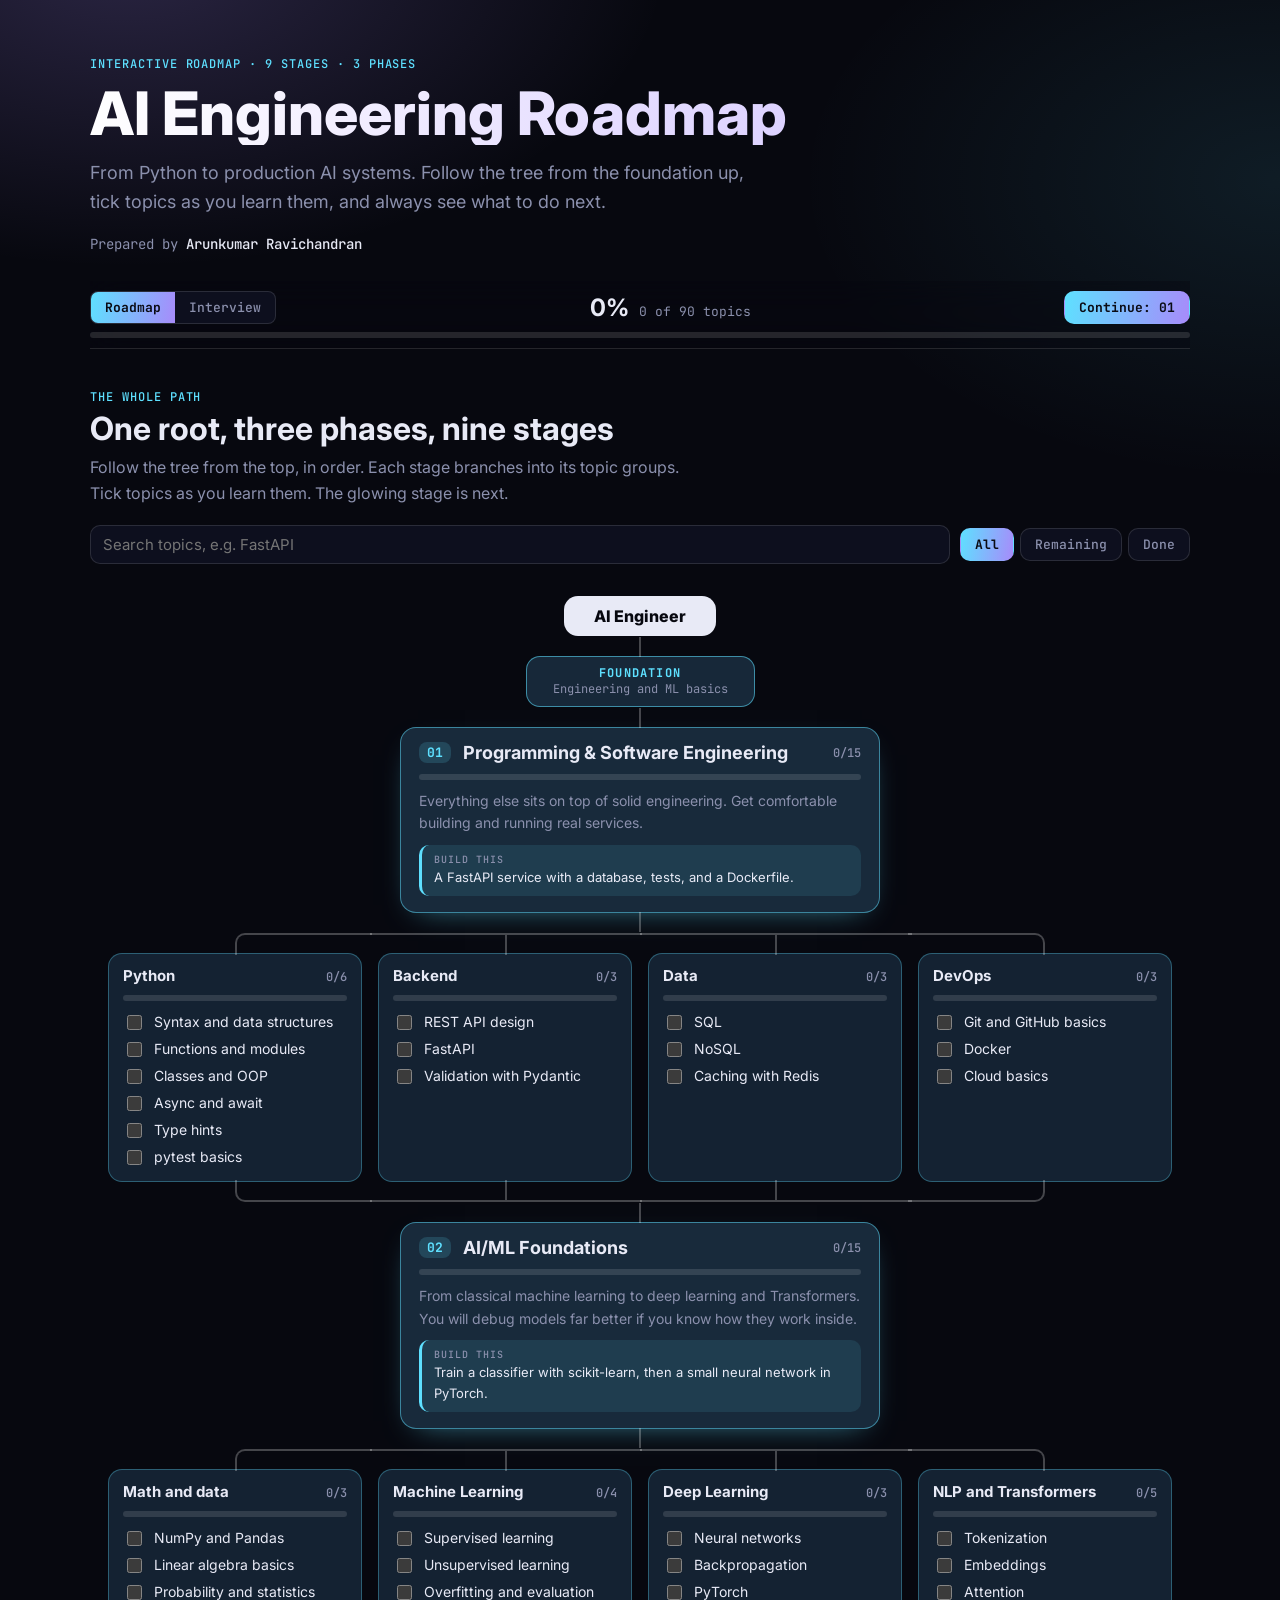
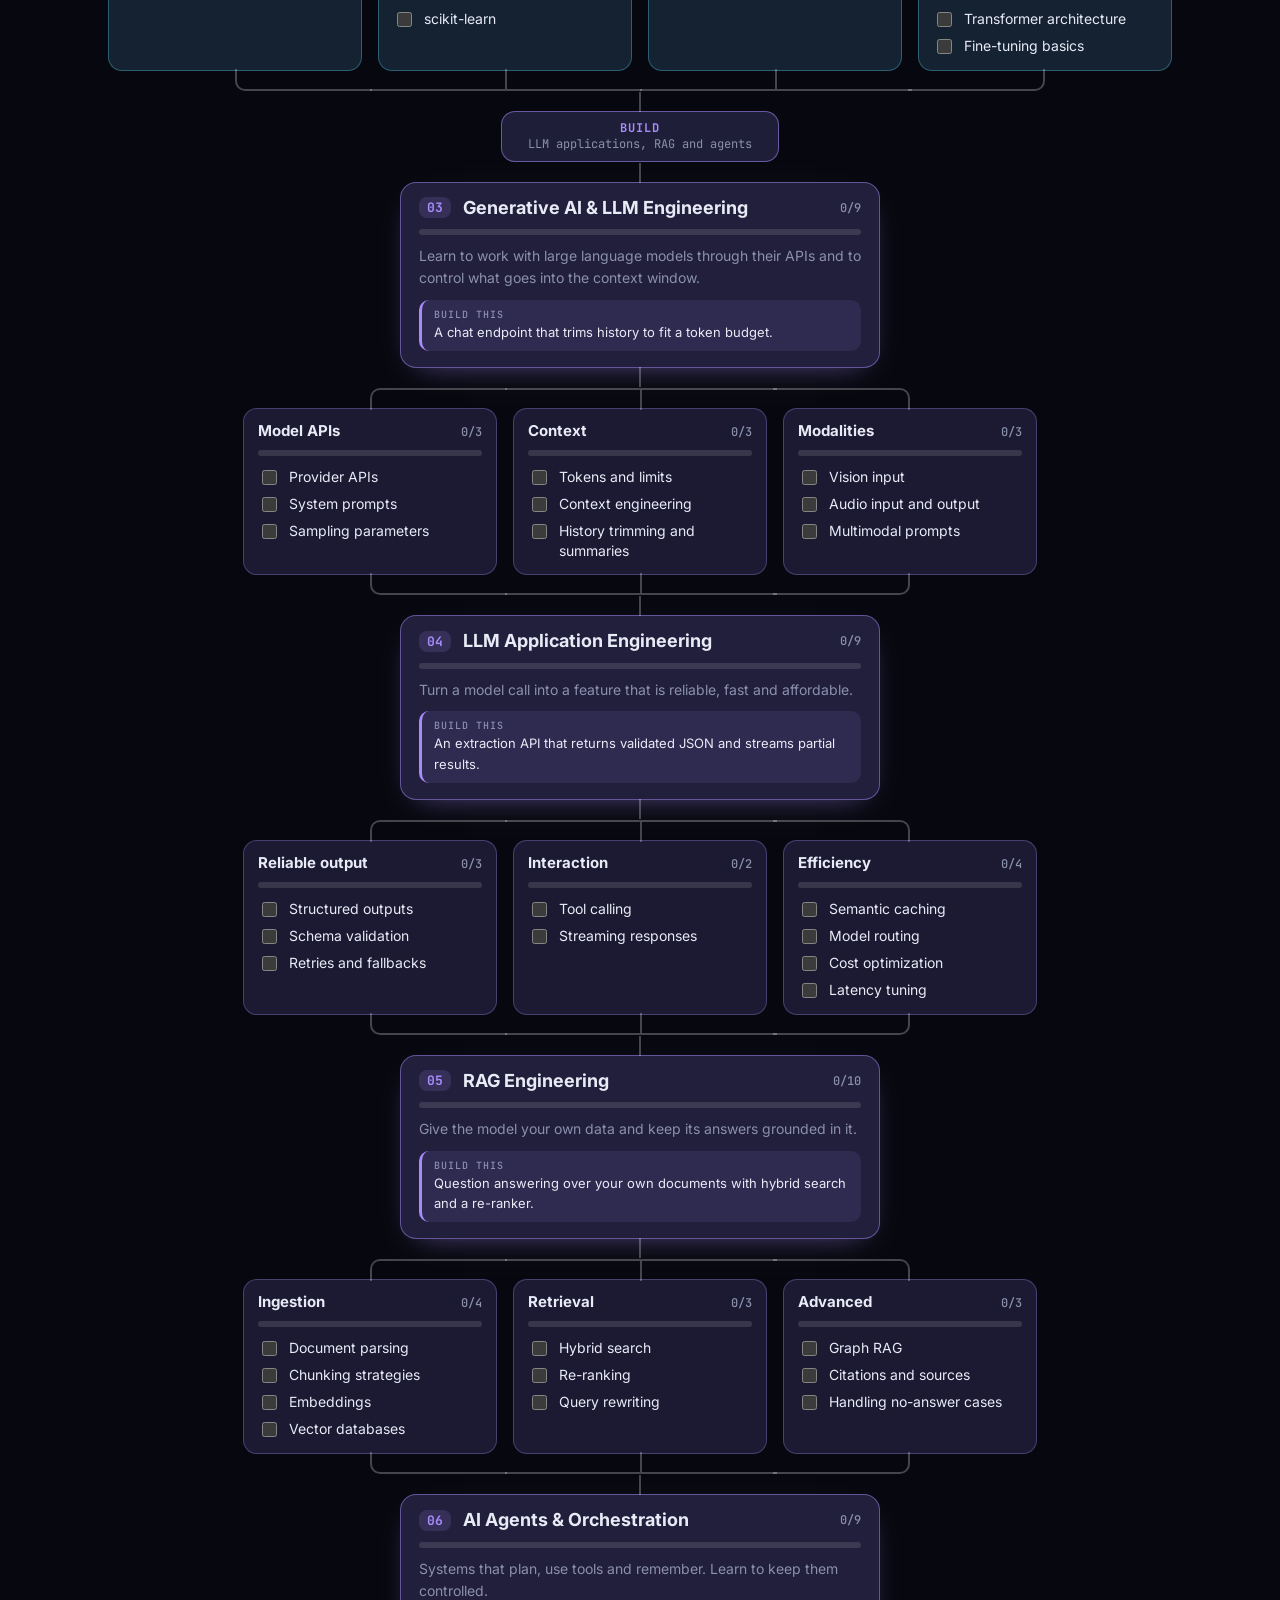
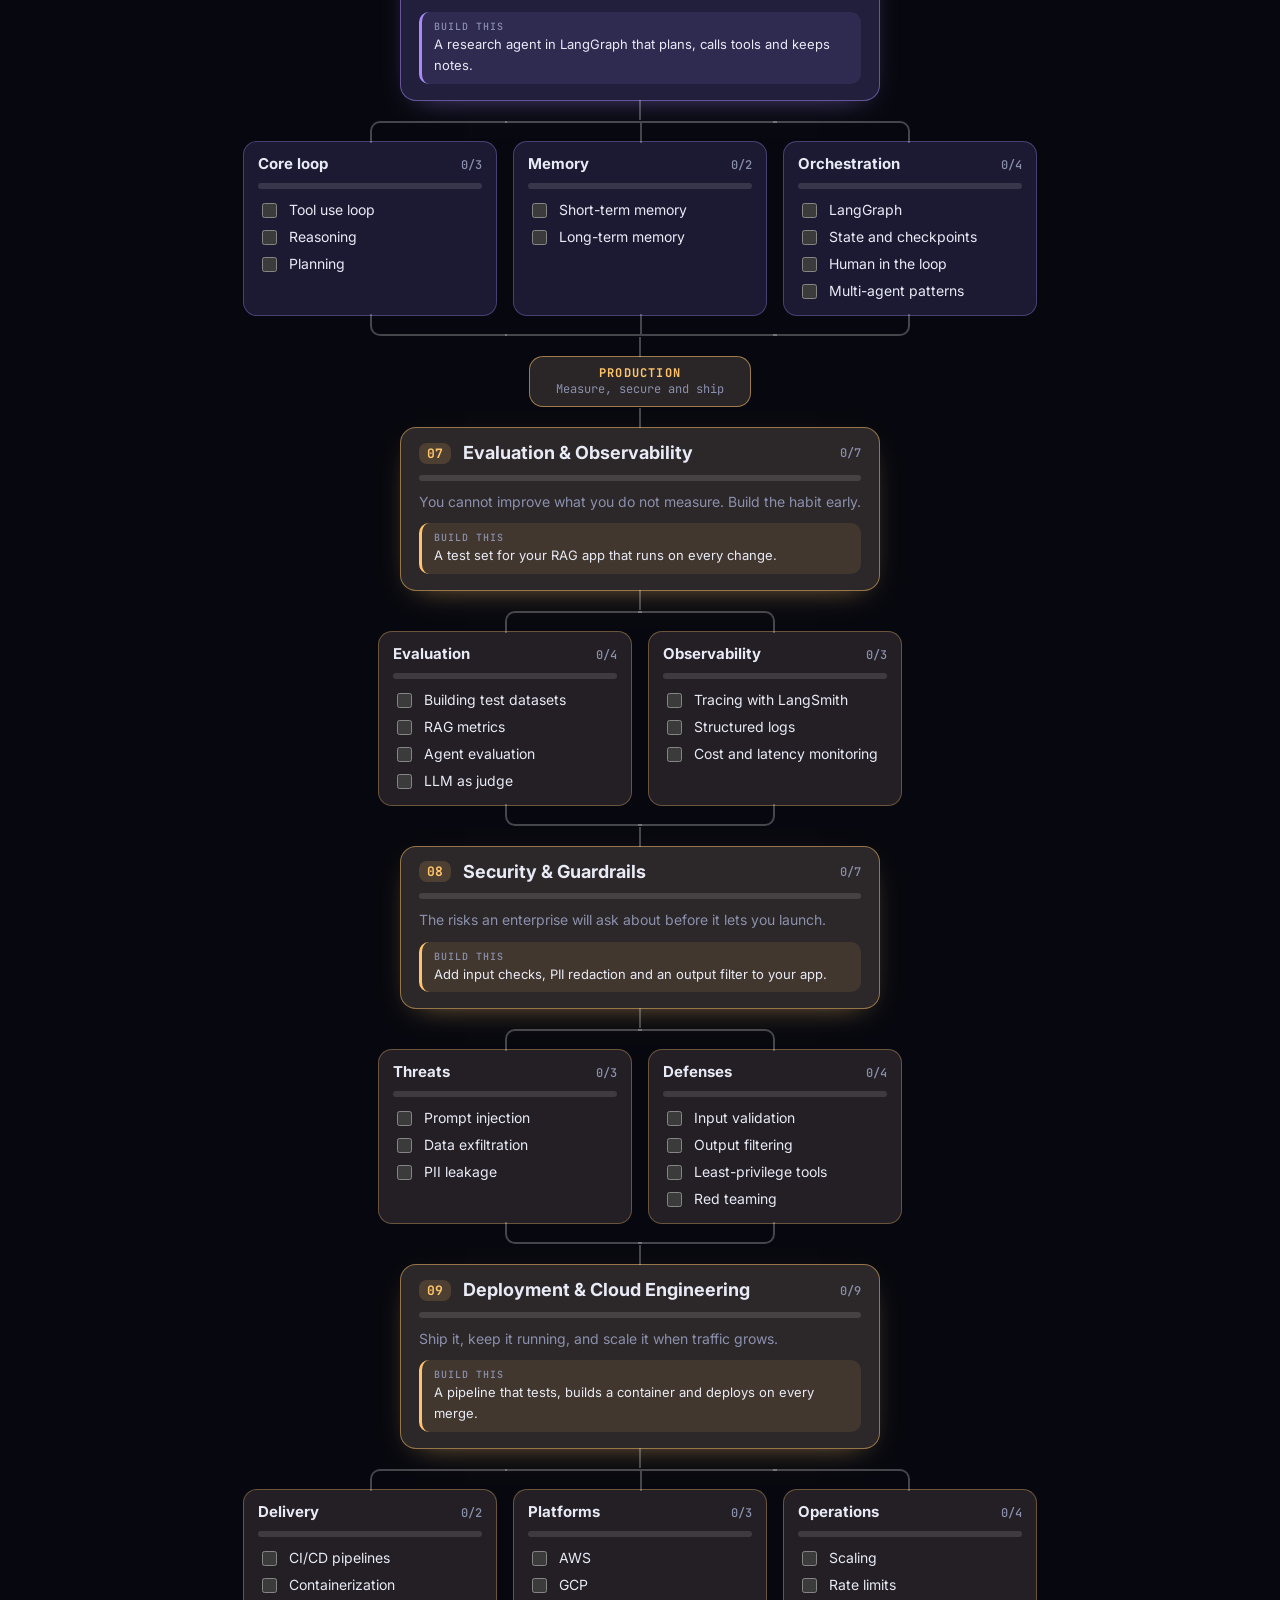
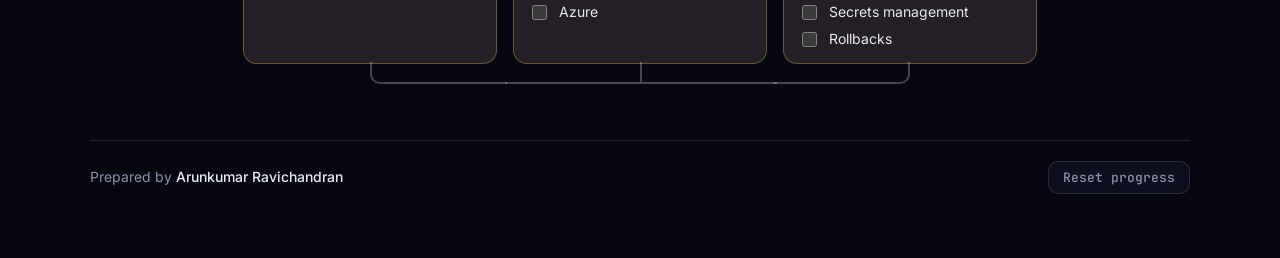
<file: index.html>
<!doctype html>
<html lang="en" data-theme="dark">
<head>
  <meta charset="utf-8">
  <meta name="viewport" content="width=device-width, initial-scale=1">
  <title>AI Engineering Roadmap</title>
  <meta name="description" content="A clear, interactive roadmap from Python to production AI systems. Prepared by Arunkumar Ravichandran.">
  <meta name="theme-color" content="#07080f">
  <meta property="og:title" content="AI Engineering Roadmap">
  <meta property="og:description" content="From Python to production AI systems, as an interactive tree. Prepared by Arunkumar Ravichandran.">
  <meta property="og:type" content="website">
  <link rel="preconnect" href="https://fonts.googleapis.com">
  <link rel="preconnect" href="https://fonts.gstatic.com" crossorigin>
  <link rel="stylesheet" href="https://fonts.googleapis.com/css2?family=Inter:wght@400;500;600;700;800&family=JetBrains+Mono:wght@400;500;700&display=swap">
  <link rel="stylesheet" href="styles.css">
</head>
<body>
  <a class="skip" href="#roadmap">Skip to roadmap</a>

  <div class="wrap wide">
    <header class="hero">
      <div class="eyebrow">Interactive roadmap · 9 stages · 3 phases</div>
      <h1>AI Engineering Roadmap</h1>
      <p class="lead">From Python to production AI systems. Follow the tree from the foundation up, tick topics as you learn them, and always see what to do next.</p>
      <p class="by">Prepared by <strong>Arunkumar Ravichandran</strong></p>
    </header>

    <nav class="bar" aria-label="Progress and tools">
      <div class="bar-row">
        <div class="switch" role="navigation" aria-label="Pages">
          <a href="index.html" aria-current="page">Roadmap</a>
          <a href="interview.html">Interview</a>
        </div>
        <div class="stat"><strong id="pct">0%</strong><span id="count">0 of 0 topics</span></div>
        <div class="bar-actions">
          <button type="button" id="continue" class="btn primary">Continue</button>
        </div>
      </div>
      <div class="meter" role="progressbar" aria-label="Overall progress" aria-valuemin="0" aria-valuemax="100" id="meter">
        <div class="meter-fill" id="meter-fill"></div>
      </div>
    </nav>

    <main>
      <section id="roadmap" aria-labelledby="road-h">
        <div class="tag">The whole path</div>
        <h2 id="road-h">One root, three phases, nine stages</h2>
        <p class="sub">Follow the tree from the top, in order. Each stage branches into its topic groups. Tick topics as you learn them. The glowing stage is next.</p>
        <div class="toolbar">
          <label class="search" for="q">
            <span class="sr">Search topics</span>
            <input id="q" type="search" placeholder="Search topics, e.g. FastAPI" autocomplete="off">
          </label>
          <div class="seg" role="group" aria-label="Filter topics">
            <button type="button" class="btn on" data-filter="all" aria-pressed="true">All</button>
            <button type="button" class="btn" data-filter="todo" aria-pressed="false">Remaining</button>
            <button type="button" class="btn" data-filter="done" aria-pressed="false">Done</button>
          </div>
        </div>
        <p id="empty" class="empty" hidden>No topics match. Clear the search or change the filter.</p>
        <div id="tree" class="tree"></div>
      </section>
    </main>

    <footer class="foot">
      <span>Prepared by <strong>Arunkumar Ravichandran</strong></span>
      <button type="button" class="btn" id="reset">Reset progress</button>
    </footer>
  </div>

  <script src="data.js"></script>
  <script src="app.js"></script>
</body>
</html>
</file>
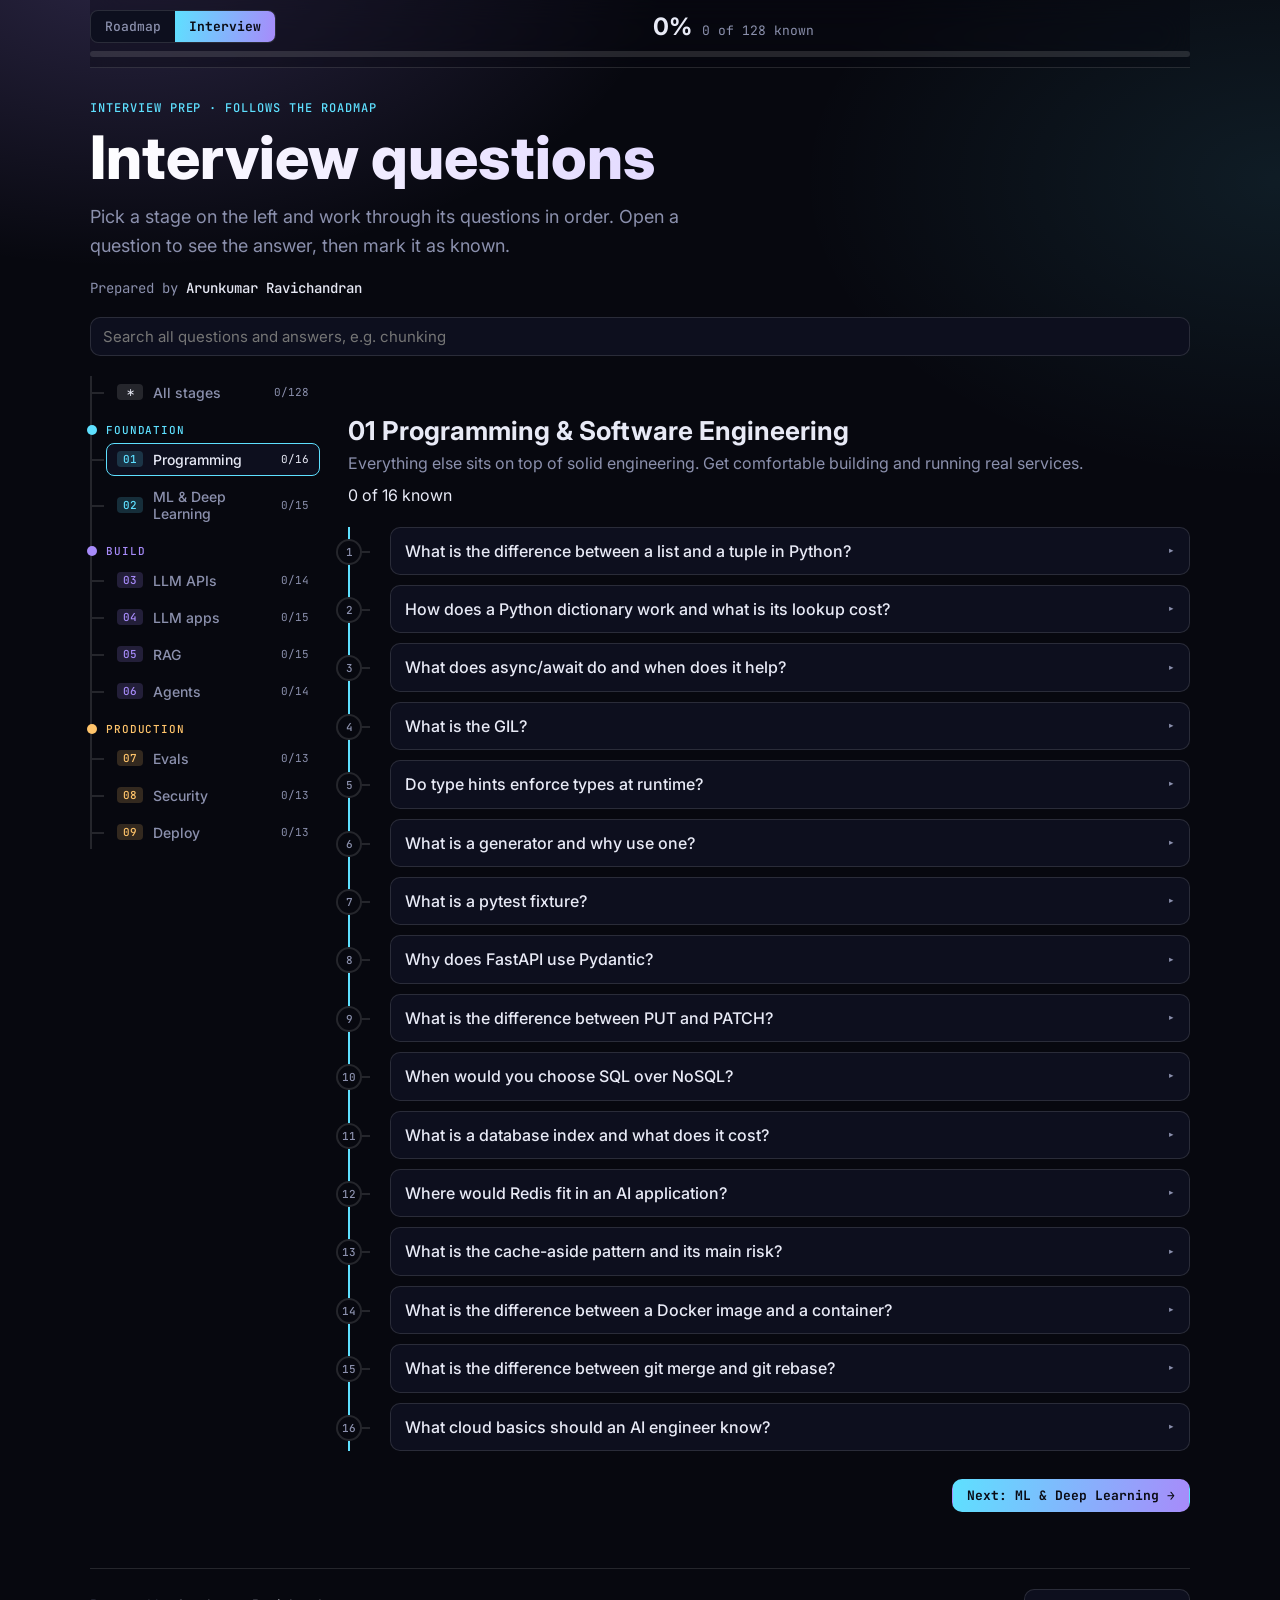
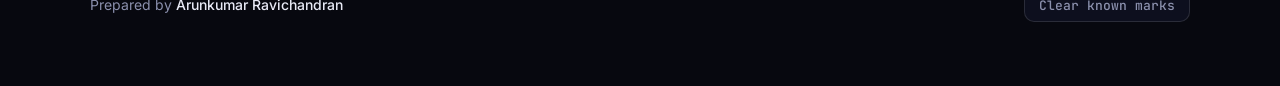
<file: interview.html>
<!doctype html>
<html lang="en" data-theme="dark">
<head>
  <meta charset="utf-8">
  <meta name="viewport" content="width=device-width, initial-scale=1">
  <title>AI Engineering Interview Questions</title>
  <meta name="description" content="Interview questions and answers for AI engineering, organized as a flow from Python to deployment. Prepared by Arunkumar Ravichandran.">
  <link rel="preconnect" href="https://fonts.googleapis.com">
  <link rel="preconnect" href="https://fonts.gstatic.com" crossorigin>
  <link rel="stylesheet" href="https://fonts.googleapis.com/css2?family=Inter:wght@400;500;600;700;800&family=JetBrains+Mono:wght@400;500;700&display=swap">
  <link rel="stylesheet" href="styles.css">
</head>
<body>
  <div class="wrap wide">
    <nav class="bar" aria-label="Site">
      <div class="bar-row">
        <div class="switch" role="navigation" aria-label="Pages">
          <a href="index.html">Roadmap</a>
          <a href="interview.html" aria-current="page">Interview</a>
        </div>
        <div class="stat"><strong id="known-pct">0%</strong><span id="known-count">0 of 0 known</span></div>
        <div class="bar-actions">
        </div>
      </div>
      <div class="meter" role="progressbar" aria-label="Questions marked known" aria-valuemin="0" aria-valuemax="100" id="meter">
        <div class="meter-fill" id="meter-fill"></div>
      </div>
    </nav>

    <header class="hero slim">
      <div class="eyebrow">Interview prep · follows the roadmap</div>
      <h1>Interview questions</h1>
      <p class="lead">Pick a stage on the left and work through its questions in order. Open a question to see the answer, then mark it as known.</p>
      <p class="by">Prepared by <strong>Arunkumar Ravichandran</strong></p>
    </header>

    <label class="search block" for="dq">
      <span class="sr">Search questions</span>
      <input id="dq" type="search" placeholder="Search all questions and answers, e.g. chunking" autocomplete="off">
    </label>

    <div class="qlayout">
      <aside class="rail" id="rail" aria-label="Stages"></aside>
      <main class="qmain" id="qmain" aria-live="polite"></main>
    </div>

    <footer class="foot">
      <span>Prepared by <strong>Arunkumar Ravichandran</strong></span>
      <button type="button" class="btn" id="clear-known">Clear known marks</button>
    </footer>
  </div>

  <script src="data.js"></script>
  <script src="questions.js"></script>
  <script src="interview.js"></script>
</body>
</html>
</file>
<file: styles.css>
/* Layout: one centered column. Hero, sticky progress bar, then the node tree. Palette follows the MCP reference site. */
:root {
  --bg: #07080f; --surface: #0d0f1e; --fg: #e8eaf6; --muted: #8b90ad; --line: #ffffff1f; --link: #ffffff40;
  --accent: #5ee0ff; --accent-soft: #5ee0ff14; --on-accent: #0a0b14;
  --done: #b6ff7a; --done-soft: #b6ff7a14; --part: #ffc46b;
  --p0: #5ee0ff; --p1: #a78bfa; --p2: #ffc46b;
  --grad: linear-gradient(100deg, #5ee0ff, #a78bfa);
  --display: "Inter", system-ui, "Segoe UI", sans-serif;
  --body: "Inter", system-ui, "Segoe UI", sans-serif;
  --mono: "JetBrains Mono", ui-monospace, Consolas, monospace;
  color-scheme: dark;
}

* { box-sizing: border-box; }
html { scroll-behavior: smooth; scroll-padding-top: 96px; }
body {
  margin: 0; color: var(--fg);
  font: 16px/1.6 var(--body); -webkit-font-smoothing: antialiased;
  background: radial-gradient(900px 520px at 10% -5%, #a78bfa38, transparent 60%), radial-gradient(800px 500px at 100% 20%, #5ee0ff18, transparent 60%), var(--bg);
  background-attachment: fixed;
  padding-inline: max(16px, env(safe-area-inset-left, 0px)) max(16px, env(safe-area-inset-right, 0px));
  padding-block: 0 64px;
}
.wrap { max-width: 900px; margin: 0 auto; }
a { color: var(--accent); }
.sr { position: absolute; width: 1px; height: 1px; overflow: hidden; clip: rect(0 0 0 0); }
.skip { position: absolute; left: -999px; }
.skip:focus { left: 16px; top: 8px; background: var(--surface); padding: 6px 10px; z-index: 50; }
:focus-visible { outline: 2px solid var(--accent); outline-offset: 2px; }

.eyebrow, .tag { font: 500 12px var(--mono); letter-spacing: .08em; text-transform: uppercase; color: var(--accent); }
h1, h2, h3, h4 { font-family: var(--display); text-wrap: balance; margin: 0; }
.hero { padding-block: 56px 28px; position: relative; }
.hero::before { display: none;
  content: ""; position: absolute; inset: 0 -40px auto; height: 100%; z-index: -1; pointer-events: none;
  background: radial-gradient(60% 80% at 15% 0%, color-mix(in srgb, var(--p0) 16%, transparent), transparent 70%),
              radial-gradient(50% 70% at 85% 10%, color-mix(in srgb, var(--p1) 14%, transparent), transparent 70%);
}
h1 { font-size: clamp(36px, 7vw, 60px); line-height: 1.05; margin: 10px 0 14px; font-weight: 800; background: linear-gradient(100deg, #fff, #c9b8ff); -webkit-background-clip: text; background-clip: text; color: transparent; }
.lead { color: var(--muted); font-size: 18px; max-width: 60ch; margin: 0; }
.by { margin: 18px 0 0; font: 400 14px var(--mono); color: var(--muted); }
.by strong { color: var(--fg); font-weight: 500; }
h2 { font-size: clamp(24px, 4vw, 32px); line-height: 1.15; margin-top: 6px; }
.sub { color: var(--muted); margin: 8px 0 0; max-width: 60ch; }
main > section { padding-top: 40px; }

/* sticky progress bar */
.bar {
  position: sticky; top: env(safe-area-inset-top, 0px); z-index: 20;
  background: #07080f55; -webkit-backdrop-filter: blur(16px); backdrop-filter: blur(16px); border-bottom: 1px solid var(--line); padding-block: 10px;
}
.bar-row { display: flex; align-items: center; justify-content: space-between; gap: 12px; flex-wrap: wrap; }
.stat { display: flex; align-items: baseline; gap: 10px; }
.stat strong { font: 700 24px var(--display); }
.stat span { font: 400 13px var(--mono); color: var(--muted); }
.bar-actions { display: flex; gap: 8px; }
.meter { height: 6px; background: var(--line); border-radius: 3px; overflow: hidden; margin-top: 8px; }
.meter-fill { height: 100%; width: 0; background: var(--grad); transition: width .3s; }

.btn {
  font: 500 13px var(--mono); background: var(--surface); color: var(--muted);
  border: 1px solid var(--line); border-radius: 10px; padding: 7px 14px; cursor: pointer;
}
.btn:hover { color: var(--fg); border-color: var(--muted); }
.btn.primary, .btn.on { background: var(--grad); color: var(--on-accent); border-color: transparent; font-weight: 700; }

/* roadmap tree: root -> phase -> stage -> topic groups, joined by bracket connectors */
.toolbar { display: flex; gap: 10px; flex-wrap: wrap; margin-top: 18px; align-items: center; }
.search { flex: 1 1 220px; min-width: 0; }
.search input {
  width: 100%; font: 400 15px var(--body); color: var(--fg); background: var(--surface);
  border: 1px solid var(--line); border-radius: 10px; padding: 9px 12px;
}
.seg { display: flex; gap: 6px; }
.empty { color: var(--muted); margin-top: 16px; }

.tree { display: flex; flex-direction: column; align-items: center; margin-top: 32px; }
.n { position: relative; }
.n:not(.root)::before { content: ""; position: absolute; left: 50%; top: -20px; height: 20px; margin-left: -1px; border-left: 2px solid var(--link); }
.root { background: var(--fg); color: var(--bg); font: 800 16px var(--display); padding: 10px 30px; border-radius: 14px; }
.phase-mark {
  --pc: var(--accent); margin-top: 20px; text-align: center; padding: 8px 26px 9px; border-radius: 14px;
  background: color-mix(in srgb, var(--pc) 12%, var(--surface)); border: 1.5px solid color-mix(in srgb, var(--pc) 55%, transparent);
}
.phase-mark.p0 { --pc: var(--p0); } .phase-mark.p1 { --pc: var(--p1); } .phase-mark.p2 { --pc: var(--p2); }
.phase-mark strong { display: block; font: 700 12px var(--mono); letter-spacing: .1em; text-transform: uppercase; color: var(--pc); }
.phase-mark span { display: block; font: 400 12px var(--mono); color: var(--muted); }
.phase-mark[hidden] { display: none; }

.stage { --pc: var(--accent); width: 100%; margin-top: 20px; display: flex; flex-direction: column; align-items: center; }
.stage.p0 { --pc: var(--p0); } .stage.p1 { --pc: var(--p1); } .stage.p2 { --pc: var(--p2); }
.stage[hidden] { display: none; }
.s-node {
  width: min(480px, 100%); padding: 14px 18px 16px; border-radius: 16px;
  background: color-mix(in srgb, var(--pc) 13%, var(--surface)); border: 1.5px solid color-mix(in srgb, var(--pc) 50%, transparent);
  box-shadow: 0 10px 30px -18px color-mix(in srgb, var(--pc) 70%, transparent);
}
.s-node::after { content: ""; position: absolute; left: 50%; top: 100%; height: 20px; margin-left: -1px; border-left: 2px solid var(--link); }
.stage.complete .s-node { background: color-mix(in srgb, var(--done) 12%, var(--surface)); border-color: color-mix(in srgb, var(--done) 55%, transparent); }
.stage.next .s-node { animation: glow 1.8s ease-in-out infinite; }
@keyframes glow {
  0%, 100% { box-shadow: 0 0 0 3px color-mix(in srgb, var(--pc) 45%, transparent); }
  50% { box-shadow: 0 0 0 3px color-mix(in srgb, var(--pc) 10%, transparent); }
}
.s-head { display: flex; gap: 12px; align-items: center; }
.s-num { font: 700 13px var(--mono); color: var(--pc); background: color-mix(in srgb, var(--pc) 16%, transparent); border-radius: 8px; padding: 2px 8px; }
.s-title { flex: 1 1 auto; min-width: 0; font: 700 18px/1.25 var(--display); }
.s-frac { font: 500 12px var(--mono); color: var(--muted); white-space: nowrap; }
.stage.complete .s-frac { color: var(--done); }
.stage.complete .s-frac::before { content: "\2713 "; }
.bar-s { height: 6px; background: var(--line); border-radius: 3px; overflow: hidden; margin: 10px 0 0; }
.bar-s i { display: block; height: 100%; width: 0; background: var(--pc); border-radius: 3px; transition: width .3s; }
.stage.complete .s-node .bar-s i, .branch.full .bar-s i { background: var(--done); }
.s-sum { margin: 10px 0 0; font-size: 14px; color: var(--muted); }
.build { margin-top: 10px; padding: 8px 12px; border-radius: 10px; background: color-mix(in srgb, var(--pc) 10%, transparent); border-left: 3px solid var(--pc); font-size: 13px; }
.build b { display: block; font: 500 10px var(--mono); letter-spacing: .1em; text-transform: uppercase; color: var(--muted); margin-bottom: 1px; }

/* the row of topic groups, with bracket connectors above and below each one */
.kids { display: flex; justify-content: center; width: 100%; margin-top: 20px; }
.kid { position: relative; flex: 1 1 0; min-width: 200px; max-width: 270px; padding: 20px 8px; display: flex; flex-direction: column; }
.kid[hidden] { display: none; }
.kid::before, .kid::after, .tail::before, .tail::after { content: ""; position: absolute; width: 50%; height: 20px; border: 0 solid var(--link); }
.kid::before { top: 0; right: 50%; border-top-width: 2px; }
.kid::after { top: 0; left: 50%; border-top-width: 2px; border-left-width: 2px; }
.tail { position: absolute; left: 0; right: 0; bottom: 0; height: 20px; }
.tail::before { bottom: 0; right: 50%; border-bottom-width: 2px; }
.tail::after { bottom: 0; left: 50%; border-bottom-width: 2px; border-left-width: 2px; }
.kid.first::before, .kid.only::before, .kid.first .tail::before, .kid.only .tail::before { border-width: 0; }
.kid.first::after { border-top-left-radius: 10px; }
.kid.first .tail::after { border-bottom-left-radius: 10px; }
.kid.last::before { border-right-width: 2px; border-top-right-radius: 10px; }
.kid.last .tail::before { border-right-width: 2px; border-bottom-right-radius: 10px; }
.kid.last::after, .kid.last .tail::after { border-width: 0; }
.kid.only::after { border-top-width: 0; }
.kid.only .tail::after { border-bottom-width: 0; }

.branch {
  flex: 1 1 auto; min-width: 0; padding: 12px 14px 10px; border-radius: 14px;
  background: color-mix(in srgb, var(--pc) 9%, var(--surface)); border: 1px solid color-mix(in srgb, var(--pc) 32%, transparent);
}
.branch.full { background: color-mix(in srgb, var(--done) 11%, var(--surface)); border-color: color-mix(in srgb, var(--done) 50%, transparent); }
.branch h4 { font: 700 15px var(--display); display: flex; gap: 10px; align-items: baseline; justify-content: space-between; }
.branch h4 span { font: 500 12px var(--mono); color: var(--muted); }
.branch.full h4 span { color: var(--done); }
.leaves { list-style: none; margin: 8px 0 0; padding: 0; }
.leaves li { min-width: 0; }
.leaves li[hidden] { display: none; }
.leaves label { display: flex; gap: 9px; align-items: flex-start; cursor: pointer; padding: 3px 6px; margin-inline: -6px; border-radius: 6px; font-size: 14px; line-height: 1.45; }
.leaves label:hover { background: #ffffff0d; }
.leaves input { margin-top: 3px; width: 15px; height: 15px; flex: none; accent-color: var(--pc); }
.leaves input:checked + span { color: var(--muted); text-decoration: line-through; }
.chev { font: 400 14px var(--mono); color: var(--muted); transition: transform .2s; }

@media (max-width: 760px) {
  .kids { flex-direction: column; align-items: stretch; margin-left: 14px; border-left: 2px solid var(--link); width: auto; align-self: stretch; margin-top: 20px; }
  .kid { max-width: none; min-width: 0; padding: 8px 0 8px 22px; }
  .kid::before, .tail { display: none; }
  .kid::after, .kid.first::after, .kid.last::after, .kid.only::after { left: 0; top: 28px; width: 22px; height: 0; border-width: 2px 0 0 0; border-radius: 0; }
  .s-node { width: 100%; }
}
@media (prefers-reduced-motion: reduce) {
  html { scroll-behavior: auto; }
  .stage.next .s-node { animation: none; }
  .meter-fill, .bar-s i { transition: none; }
}

.foot {
  margin-top: 56px; padding-top: 20px; border-top: 1px solid var(--line); color: var(--muted); font-size: 14px;
  display: flex; justify-content: space-between; gap: 12px; flex-wrap: wrap; align-items: center;
}
.foot strong { color: var(--fg); font-weight: 500; }

@media print {
  .bar, .toolbar, .foot button { display: none; }
}

/* page switch (shared) */
.btn { text-decoration: none; display: inline-block; }
.btn:disabled { opacity: .4; cursor: default; }
.switch { display: inline-flex; border: 1px solid var(--line); border-radius: 8px; overflow: hidden; background: var(--surface); }
.switch a { font: 500 13px var(--mono); padding: 7px 14px; color: var(--muted); text-decoration: none; }
.switch a:hover { color: var(--fg); }
.switch a[aria-current="page"] { background: var(--grad); color: var(--on-accent); font-weight: 700; }
.wrap.wide { max-width: 1100px; }
.hero.slim { padding-block: 32px 16px; }

/* interview: stage rail + question flow */
.search.block { display: block; margin-top: 4px; }
.qlayout { display: grid; grid-template-columns: 230px minmax(0, 1fr); gap: 28px; margin-top: 20px; align-items: start; }
.rail { position: sticky; top: 96px; display: flex; flex-direction: column; gap: 4px; padding-left: 14px; border-left: 2px solid var(--line); }
.rail-node {
  display: flex; align-items: center; gap: 10px; width: 100%; text-align: left; position: relative;
  background: none; border: 1px solid transparent; border-radius: 8px; padding: 7px 10px; color: var(--muted);
  font: 500 14px var(--body); cursor: pointer;
}
.rail-node::before { content: ""; position: absolute; left: -15px; top: 50%; width: 12px; border-top: 2px solid var(--line); }
.rail-node:hover { color: var(--fg); background: var(--surface); }
.rail-node.on { background: var(--surface); border-color: var(--accent); color: var(--fg); }
.rail-phase { font: 500 11px var(--mono); letter-spacing: .08em; text-transform: uppercase; color: var(--pc); margin: 10px 0 2px; position: relative; }
.rail-phase::before { content: ""; position: absolute; left: -19px; top: 50%; width: 10px; height: 10px; margin-top: -5px; border-radius: 50%; background: var(--pc); }
.rail-phase.p0, .rail-node.p0, .qstage.p0 { --pc: var(--p0); } .rail-phase.p1, .rail-node.p1, .qstage.p1 { --pc: var(--p1); } .rail-phase.p2, .rail-node.p2, .qstage.p2 { --pc: var(--p2); }
.rail-node.p0 .rn-dot, .rail-node.p1 .rn-dot, .rail-node.p2 .rn-dot { background: color-mix(in srgb, var(--pc) 18%, transparent); color: var(--pc); }
.rail-node.on { border-color: var(--pc, var(--accent)); }
.rail-node.done .rn-dot { background: var(--done); color: #fff; }
.rn-dot { font: 500 11px var(--mono); background: var(--line); color: var(--fg); border-radius: 4px; padding: 1px 6px; min-width: 26px; text-align: center; }
.rn-t { flex: 1; min-width: 0; }
.rn-c { font: 400 11px var(--mono); }
.qstage + .qstage { margin-top: 36px; }
.qhead { display: flex; flex-wrap: wrap; gap: 6px 12px; align-items: baseline; }
.qhead h2 { font-size: clamp(20px, 3.5vw, 26px); flex: 1 1 100%; margin: 0; }
.qintro { color: var(--muted); margin: 0; flex: 1 1 100%; }
.timeline { list-style: none; margin: 18px 0 0; padding: 0 0 0 20px; border-left: 2px solid var(--pc, var(--line)); display: flex; flex-direction: column; gap: 10px; }
.tl { position: relative; padding-left: 20px; }
.tl::before { content: ""; position: absolute; left: -20px; top: 24px; width: 20px; border-top: 2px solid var(--line); }
.tl-dot {
  position: absolute; left: -21px; top: 12px; transform: translateX(-50%);
  width: 26px; height: 26px; border-radius: 50%; background: var(--bg); border: 2px solid var(--line);
  font: 500 11px var(--mono); color: var(--muted); display: grid; place-items: center;
}
.tl.open .tl-dot { border-color: var(--pc, var(--accent)); color: var(--pc, var(--accent)); }
.tl.known .tl-dot { border-color: var(--done); background: var(--done); color: #fff; }
.tl-card { background: var(--surface); border: 1px solid var(--line); border-radius: 10px; }
.tl.open .tl-card { border-color: var(--pc, var(--accent)); }
.tl-q {
  width: 100%; display: flex; gap: 12px; align-items: center; text-align: left;
  background: none; border: 0; color: var(--fg); font: 500 16px/1.4 var(--body); padding: 12px 14px; cursor: pointer;
}
.tl-text { flex: 1; min-width: 0; }
.tl-q[aria-expanded="true"] .chev { transform: rotate(90deg); }
.tl-a { padding: 0 14px 14px; }
.tl-a p { margin: 0 0 12px; color: var(--fg); border-left: 3px solid var(--accent); padding-left: 12px; }
.stage-nav { display: flex; justify-content: space-between; gap: 8px; margin-top: 28px; flex-wrap: wrap; }
.stage-nav .btn:only-child { margin-left: auto; }

@media (max-width: 760px) {
  .qlayout { grid-template-columns: 1fr; gap: 16px; }
  .rail { position: static; flex-direction: row; overflow-x: auto; border-left: 0; padding: 0 0 6px; gap: 6px; }
  .rail-node { width: auto; flex: none; border-color: var(--line); background: var(--surface); }
  .rail-node::before, .rail-phase, .rail-phase::before { display: none; }
  .rn-c { display: none; }
}
@media print { .bar, .rail, .foot button { display: none; } }
</file>
